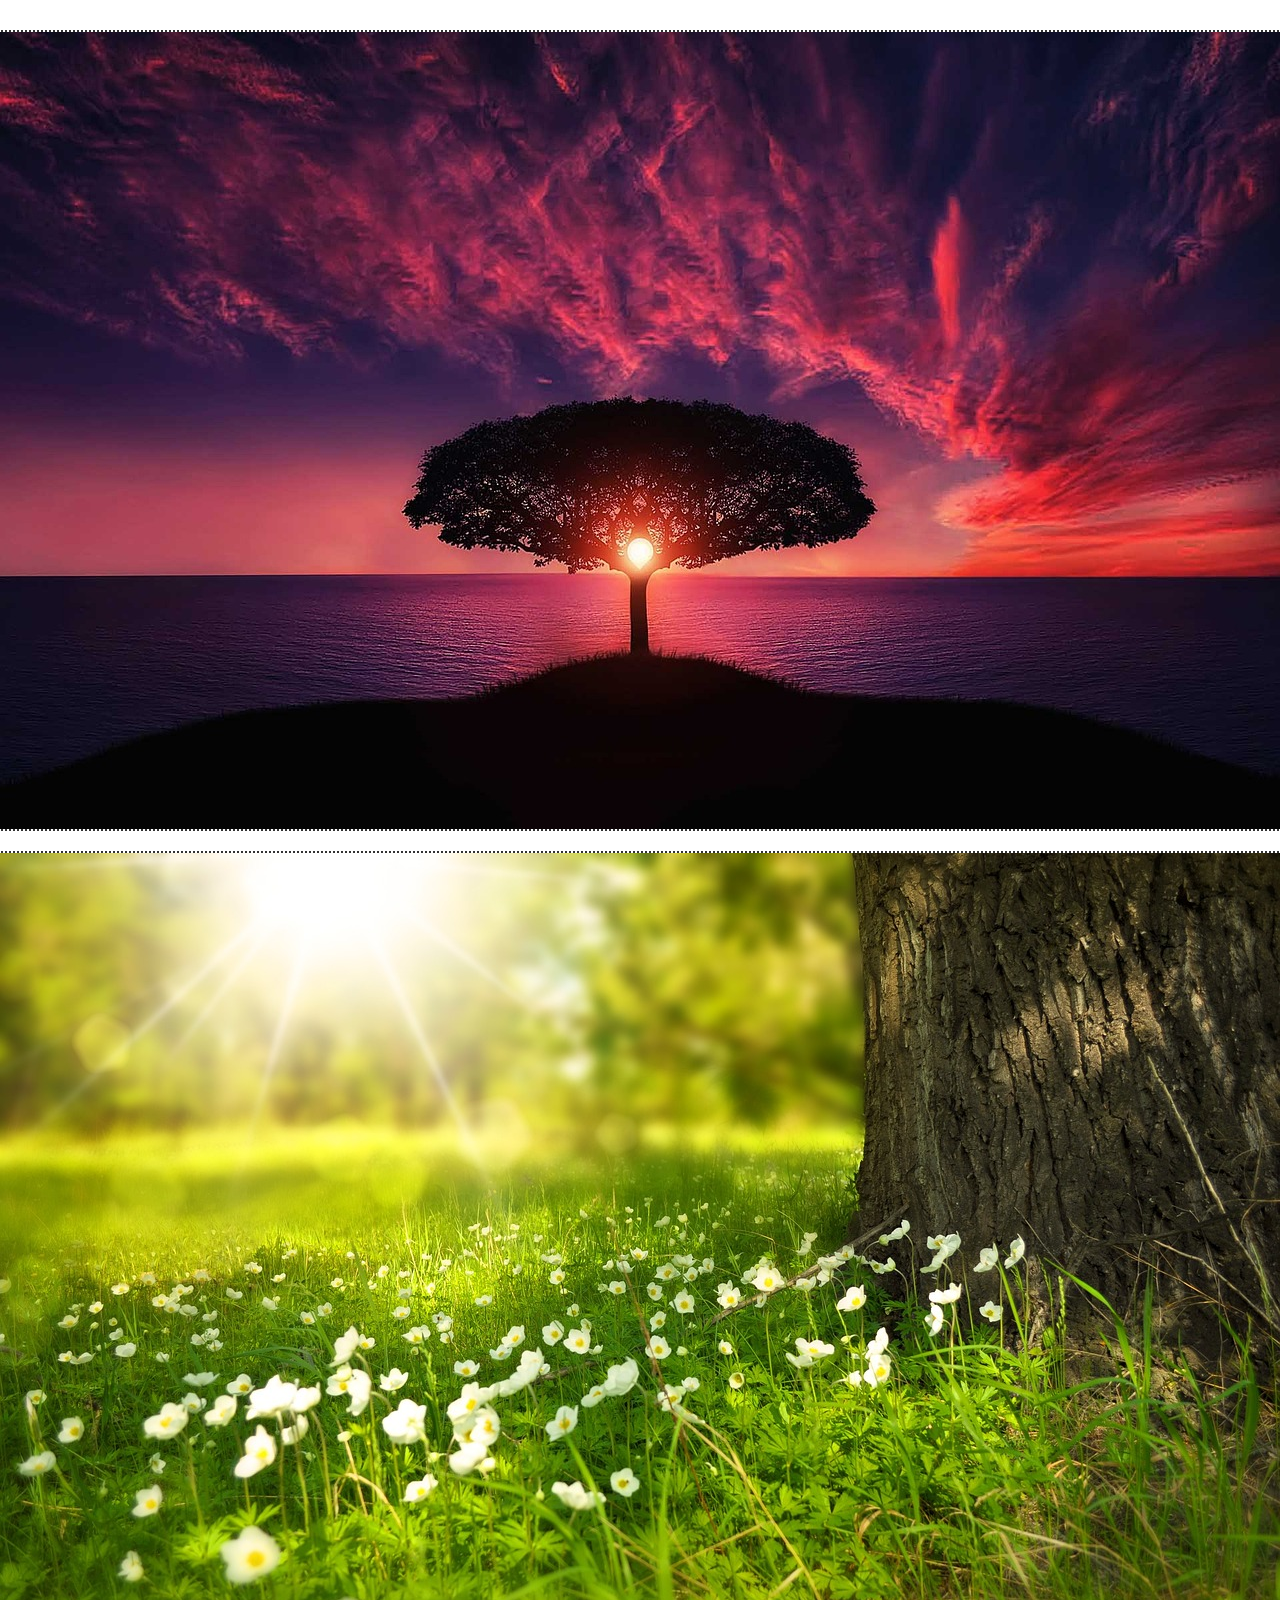
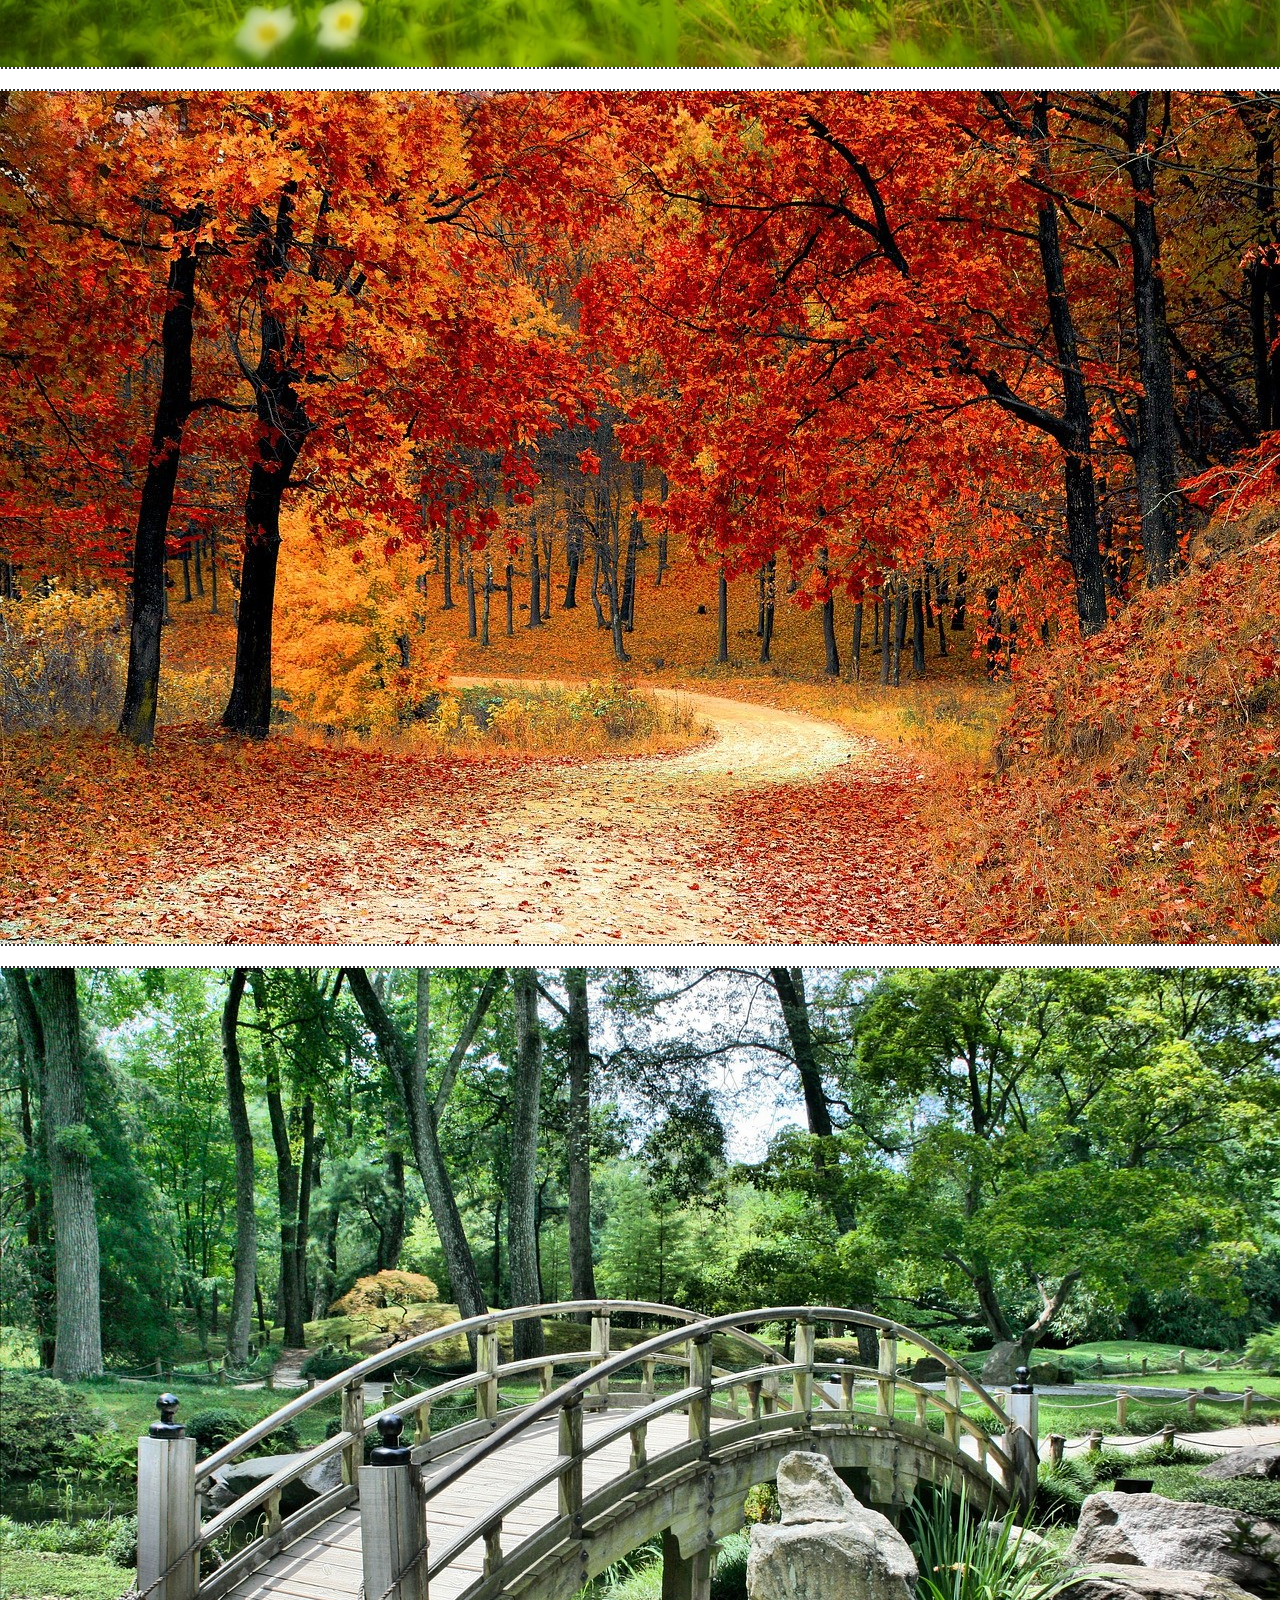
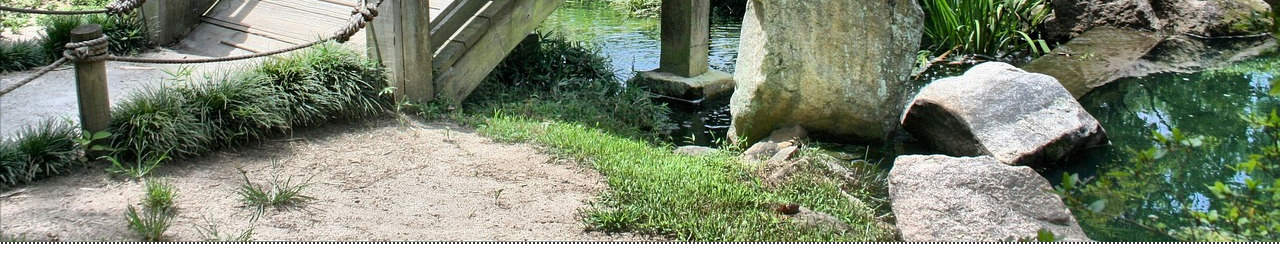
<file: HTML & CSS Essentials Bootcamp (3 Days)/Assignment 2/index.html>
<!DOCTYPE html>
<html>
<head>
    <style>
        .gallery {
            display: flex;
            flex-wrap: wrap;
            justify-content: center;
            margin: 20px;
        }
        
        .gallery img {
            border: 2px dotted #333333;
            margin: 10px;
            transition: border-color 0.3s;
        }
        
        .gallery img:hover {
            border-color: #007bff;
        }
    </style>
</head>
<body>
    <div class="gallery">
        <img src="photo1.jpg" alt="Photo 1">
        <img src="photo2.jpg" alt="Photo 2">
        <img src="photo3.jpg" alt="Photo 3">
        <img src="photo4.jpg" alt="Photo 4">
    </div>
</body>
</html>
</file>
